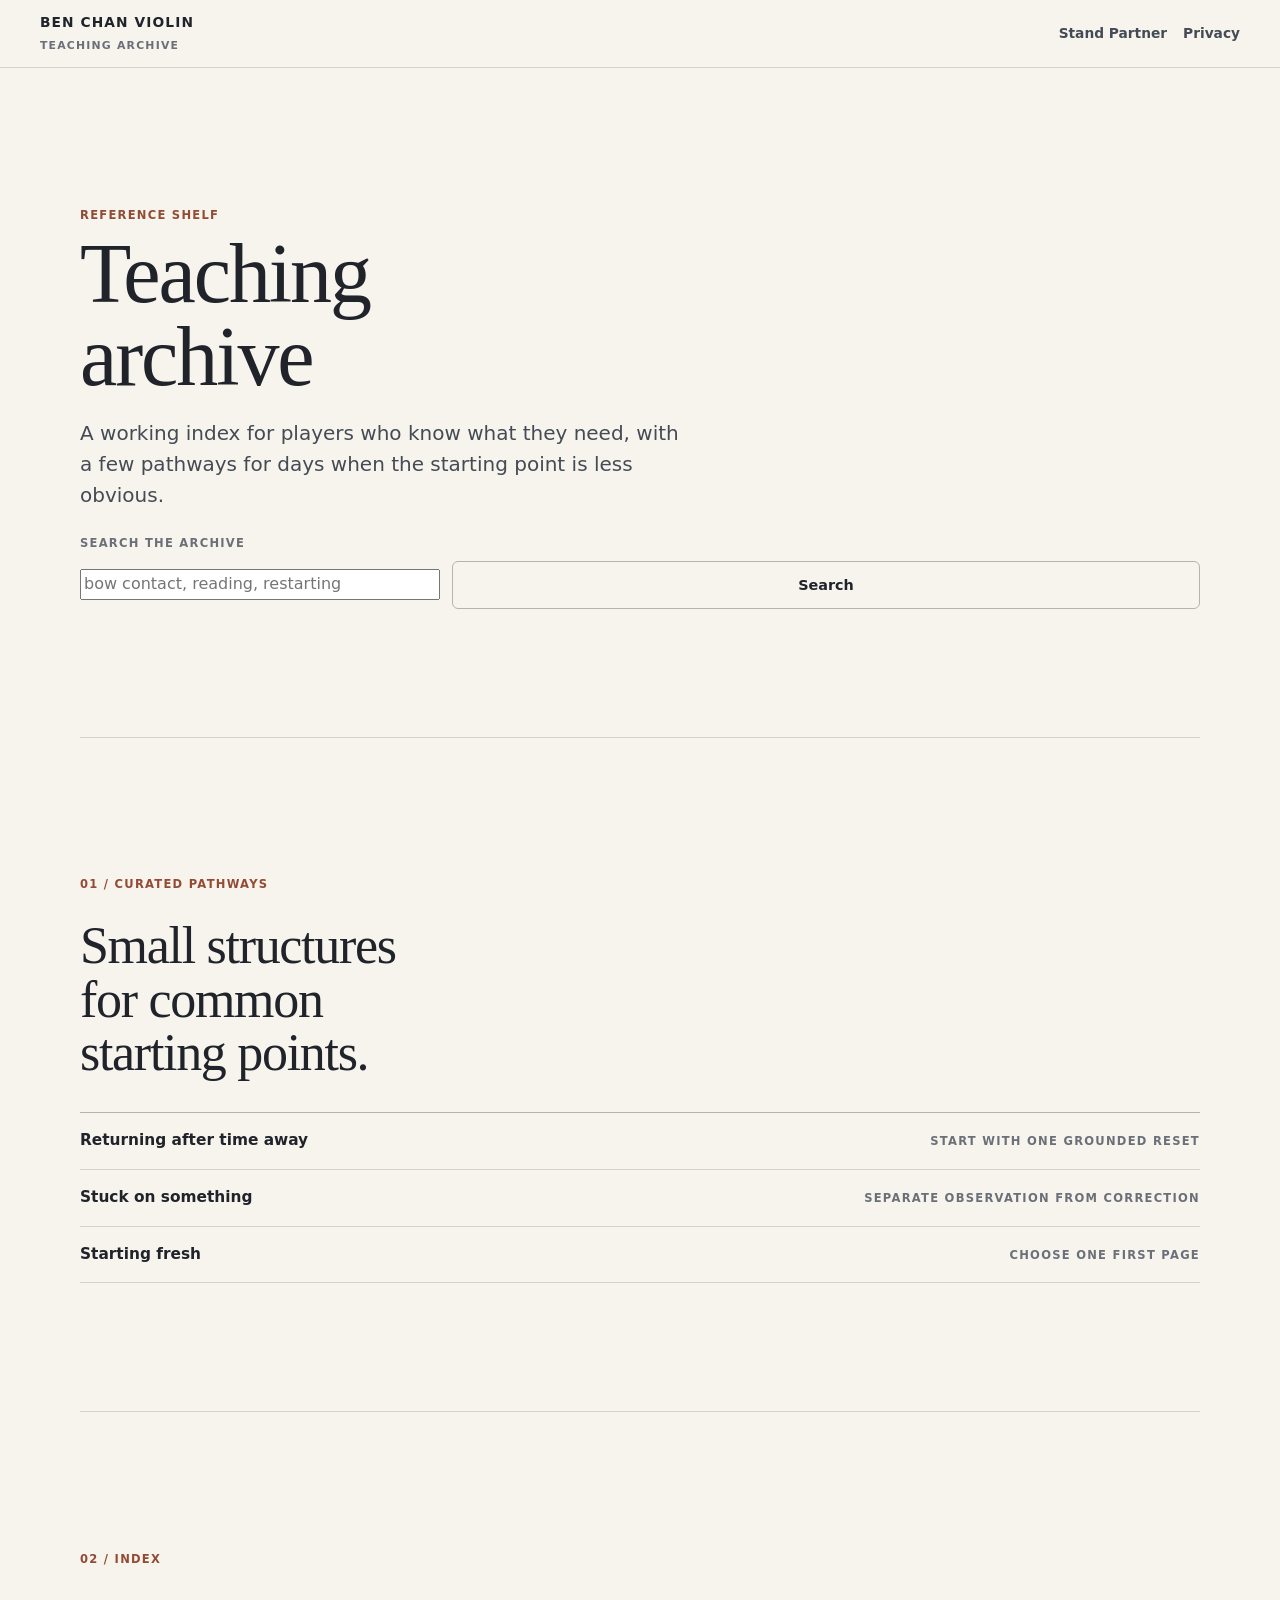
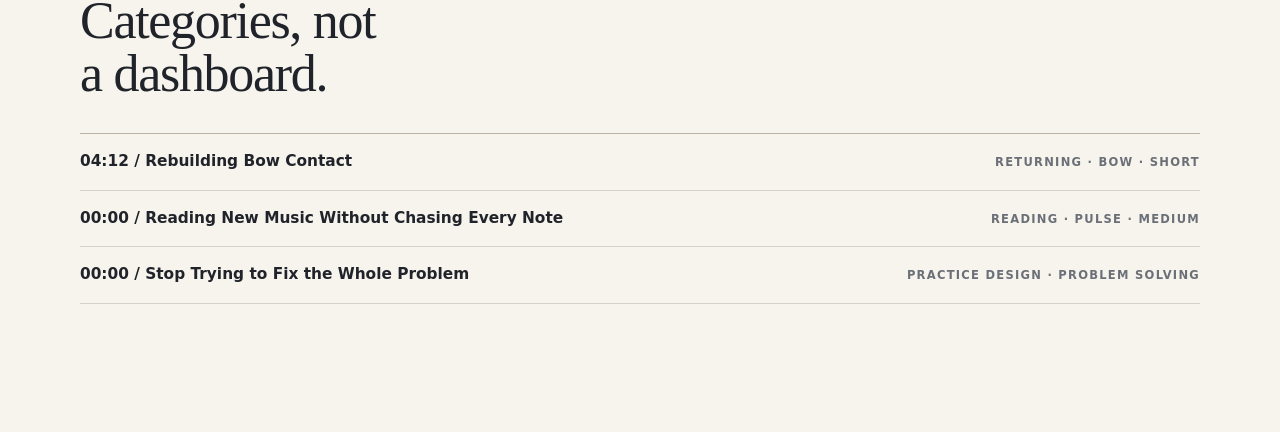
<file: archive.html>
<!doctype html>
<html lang="en">
<head>
  <meta charset="utf-8">
  <meta name="viewport" content="width=device-width,initial-scale=1">
  <meta name="description" content="Ben Chan Violin teaching archive index.">
  <title>Teaching Archive — Ben Chan Violin</title>
  <link rel="icon" href="data:,">
  <link rel="stylesheet" href="styles.css?v=58b32f8">
</head>
<body>
  <a class="skip" href="#main">Skip to archive</a>
  <header class="site-header">
    <a class="brand" href="./"><b>Ben Chan Violin</b><small>Teaching archive</small></a>
    <nav class="nav" aria-label="Primary"><a href="stand-partner.html">Stand Partner</a><a href="privacy.html">Privacy</a></nav>
  </header>
  <main id="main">
    <section class="section">
      <p class="kicker">Reference shelf</p>
      <h1>Teaching archive</h1>
      <p class="lede">A working index for players who know what they need, with a few pathways for days when the starting point is less obvious.</p>
      <form class="signup" action="#" method="get" role="search">
        <label for="q">Search the archive</label>
        <div><input id="q" name="q" type="search" placeholder="bow contact, reading, restarting"><button class="btn secondary" type="submit">Search</button></div>
      </form>
    </section>
    <section class="section archive-preview" aria-labelledby="pathways-title">
      <p class="section-number">01 / Curated pathways</p>
      <h2 id="pathways-title">Small structures for common starting points.</h2>
      <div class="index-list">
        <a href="stand-partner.html"><span>Returning after time away</span><small>start with one grounded reset</small></a>
        <a href="stand-partner.html"><span>Stuck on something</span><small>separate observation from correction</small></a>
        <a href="stand-partner.html"><span>Starting fresh</span><small>choose one first page</small></a>
      </div>
    </section>
    <section class="section archive-preview" aria-labelledby="index-title">
      <p class="section-number">02 / Index</p>
      <h2 id="index-title">Categories, not a dashboard.</h2>
      <div class="index-list">
        <a href="#"><span>04:12 / Rebuilding Bow Contact</span><small>returning · bow · short</small></a>
        <a href="#"><span>00:00 / Reading New Music Without Chasing Every Note</span><small>reading · pulse · medium</small></a>
        <a href="#"><span>00:00 / Stop Trying to Fix the Whole Problem</span><small>practice design · problem solving</small></a>
      </div>
    </section>
  </main>
</body>
</html>
</file>
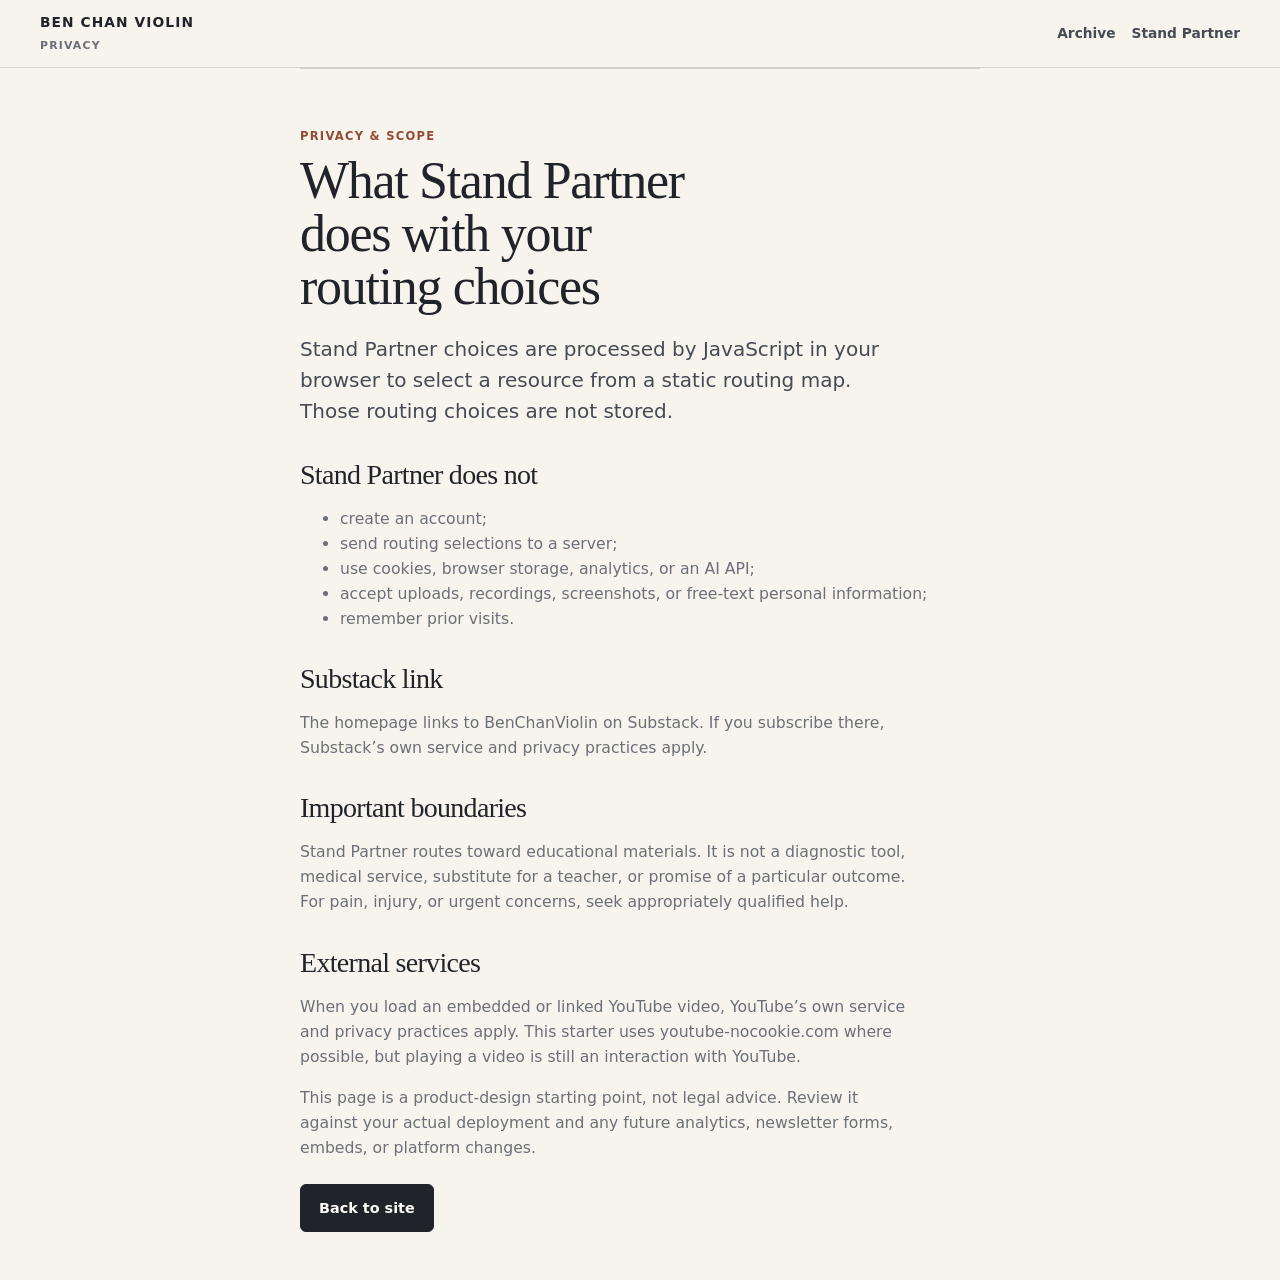
<file: privacy.html>
<!doctype html><html lang="en"><head><meta charset="utf-8"><meta name="viewport" content="width=device-width,initial-scale=1"><title>Privacy Policy — Ben Chan Violin</title><link rel="icon" href="data:,"><link rel="stylesheet" href="styles.css?v=58b32f8"></head><body class="text-page"><header class="site-header"><a class="brand" href="./"><b>Ben Chan Violin</b><small>Privacy</small></a><nav class="nav" aria-label="Primary"><a href="archive.html">Archive</a><a href="stand-partner.html">Stand Partner</a></nav></header><main><article class="card"><p class="eyebrow">Privacy & scope</p><h1 tabindex="-1">What Stand Partner does with your routing choices</h1><p class="lede">Stand Partner choices are processed by JavaScript in your browser to select a resource from a static routing map. Those routing choices are not stored.</p><h3>Stand Partner does not</h3><ul class="helper"><li>create an account;</li><li>send routing selections to a server;</li><li>use cookies, browser storage, analytics, or an AI API;</li><li>accept uploads, recordings, screenshots, or free-text personal information;</li><li>remember prior visits.</li></ul><h3>Substack link</h3><p class="helper">The homepage links to BenChanViolin on Substack. If you subscribe there, Substack’s own service and privacy practices apply.</p><h3>Important boundaries</h3><p class="helper">Stand Partner routes toward educational materials. It is not a diagnostic tool, medical service, substitute for a teacher, or promise of a particular outcome. For pain, injury, or urgent concerns, seek appropriately qualified help.</p><h3>External services</h3><p class="helper">When you load an embedded or linked YouTube video, YouTube’s own service and privacy practices apply. This starter uses youtube-nocookie.com where possible, but playing a video is still an interaction with YouTube.</p><p class="helper">This page is a product-design starting point, not legal advice. Review it against your actual deployment and any future analytics, newsletter forms, embeds, or platform changes.</p><div class="buttons"><a class="btn" href="./">Back to site</a></div></article></main></body></html>
</file>
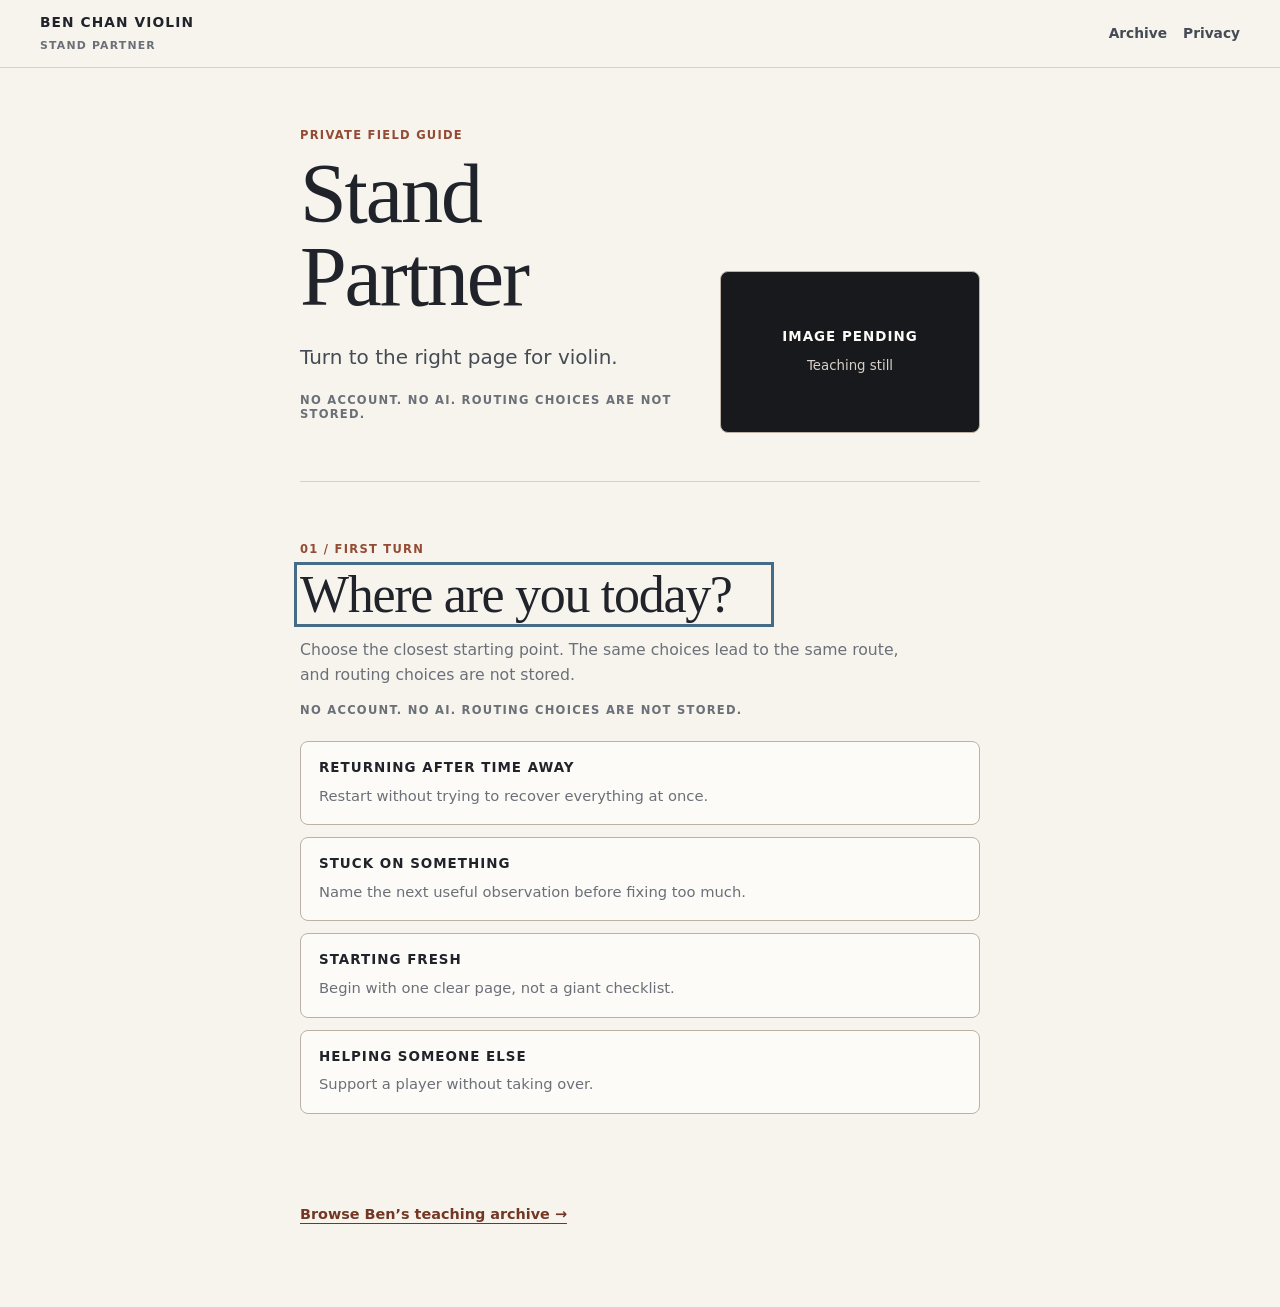
<file: stand-partner.html>
<!doctype html>
<html lang="en">
<head>
  <meta charset="utf-8">
  <meta name="viewport" content="width=device-width,initial-scale=1">
  <meta name="description" content="Stand Partner — a private, deterministic violin resource router.">
  <title>Stand Partner — Ben Chan Violin</title>
  <link rel="icon" href="data:,">
  <link rel="stylesheet" href="styles.css?v=58b32f8">
</head>
<body class="stand-page">
  <a class="skip" href="#app">Skip to Stand Partner</a>
  <header class="site-header">
    <a class="brand" href="./">
      <b>Ben Chan Violin</b>
      <small>Stand Partner</small>
    </a>
    <nav class="nav" aria-label="Primary">
      <a href="archive.html">Archive</a>
      <a href="privacy.html">Privacy</a>
    </nav>
  </header>
  <main>
    <section class="stand-intro" aria-labelledby="stand-page-title">
      <div>
        <p class="kicker">Private field guide</p>
        <h1 id="stand-page-title">Stand Partner</h1>
        <p class="lede">Turn to the right page for violin.</p>
        <p class="meta-line">No account. No AI. Routing choices are not stored.</p>
      </div>
      <figure class="media-slot compact">
        <!-- Replace with one restrained real Ben Chan teaching still. -->
        <div aria-hidden="true">
          <span>Image pending</span>
          <small>Teaching still</small>
        </div>
      </figure>
    </section>
    <section id="app" aria-live="polite"></section>
    <p class="archive-escape"><a class="text-link" href="archive.html">Browse Ben’s teaching archive →</a></p>
  </main>
  <script src="app.js"></script>
</body>
</html>
</file>
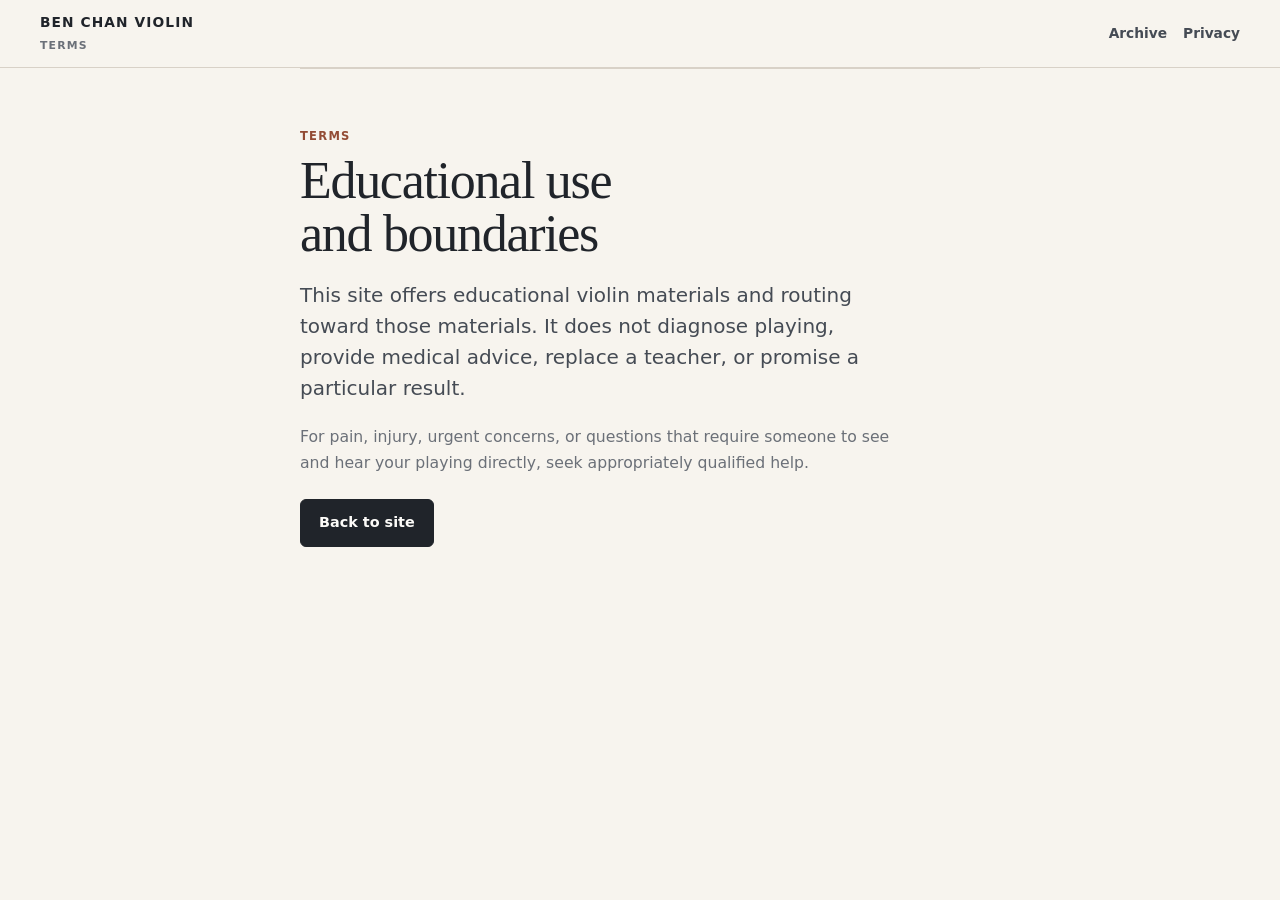
<file: terms.html>
<!doctype html>
<html lang="en">
<head>
  <meta charset="utf-8">
  <meta name="viewport" content="width=device-width,initial-scale=1">
  <title>Terms — Ben Chan Violin</title>
  <link rel="icon" href="data:,">
  <link rel="stylesheet" href="styles.css?v=58b32f8">
</head>
<body class="text-page">
  <header class="site-header">
    <a class="brand" href="./"><b>Ben Chan Violin</b><small>Terms</small></a>
    <nav class="nav" aria-label="Primary"><a href="archive.html">Archive</a><a href="privacy.html">Privacy</a></nav>
  </header>
  <main>
    <article class="card">
      <p class="eyebrow">Terms</p>
      <h1 tabindex="-1">Educational use and boundaries</h1>
      <p class="lede">This site offers educational violin materials and routing toward those materials. It does not diagnose playing, provide medical advice, replace a teacher, or promise a particular result.</p>
      <p class="helper">For pain, injury, urgent concerns, or questions that require someone to see and hear your playing directly, seek appropriately qualified help.</p>
      <div class="buttons"><a class="btn" href="./">Back to site</a></div>
    </article>
  </main>
</body>
</html>
</file>
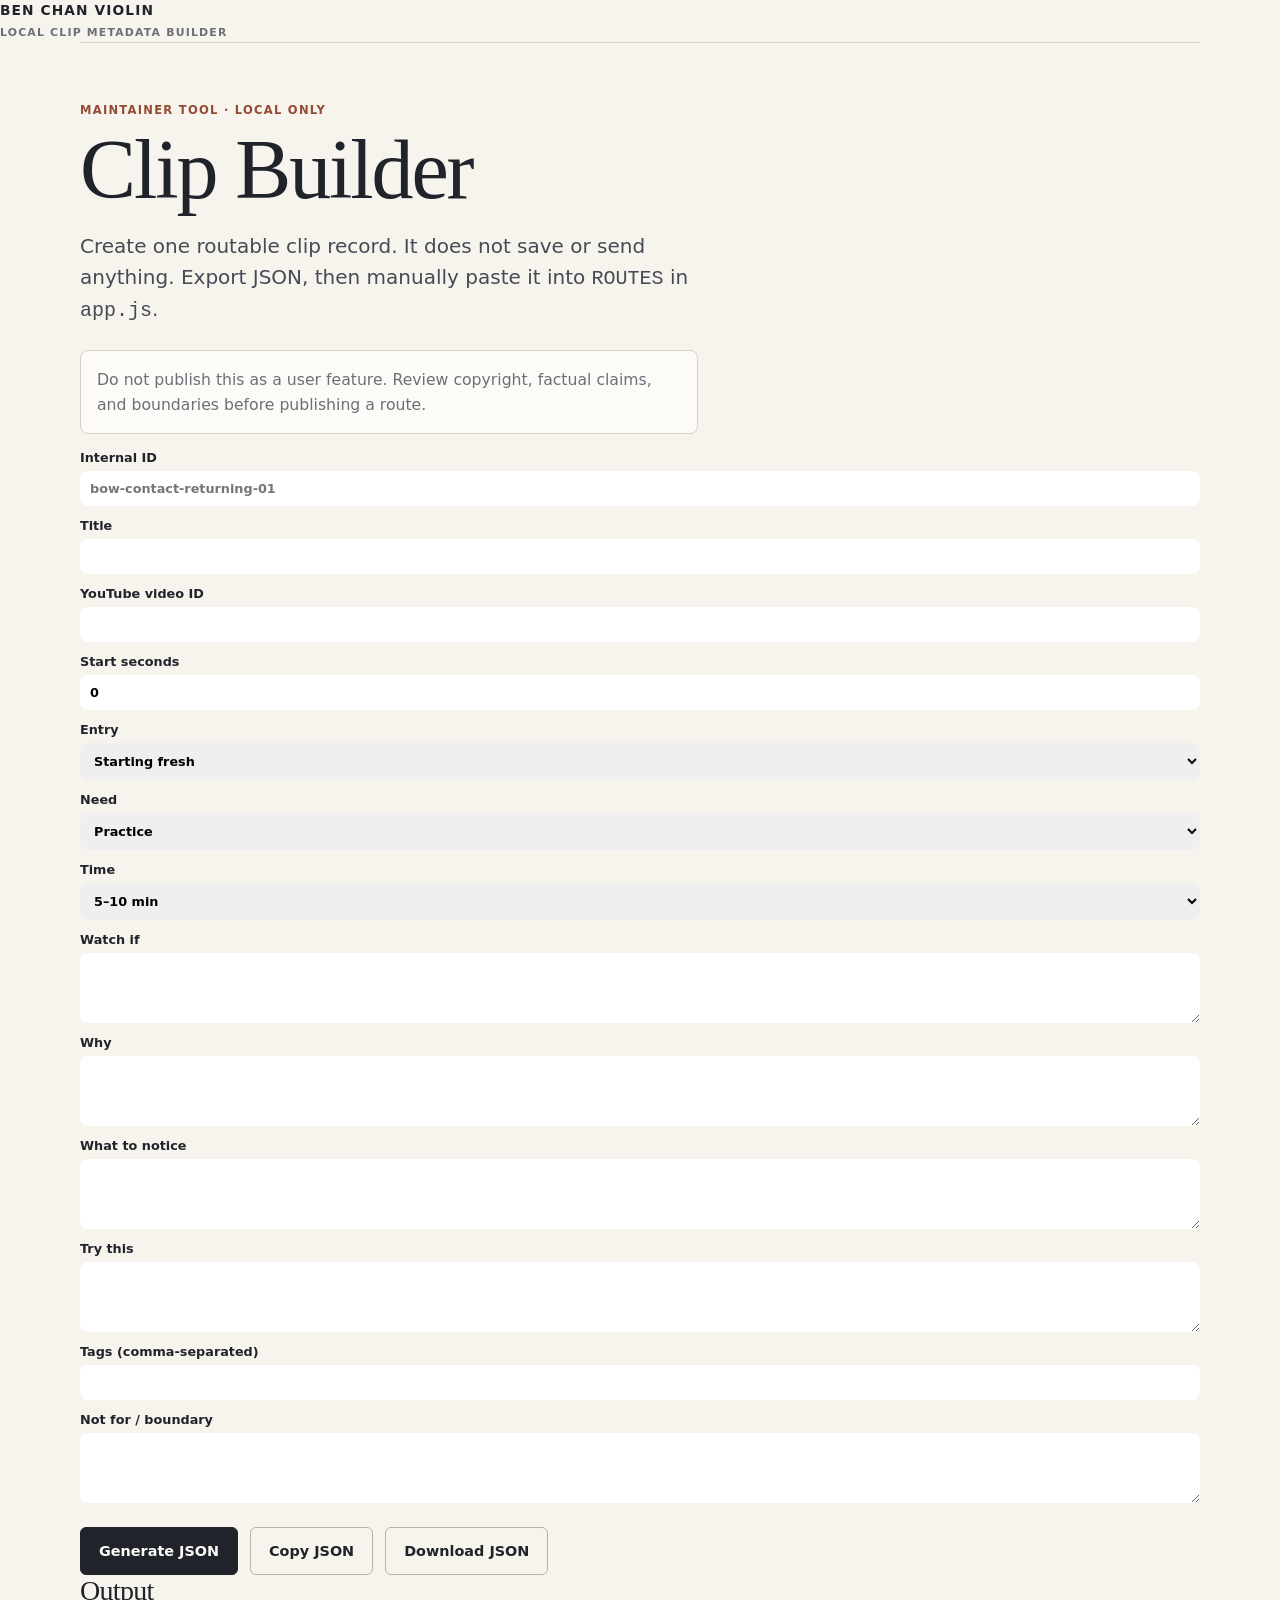
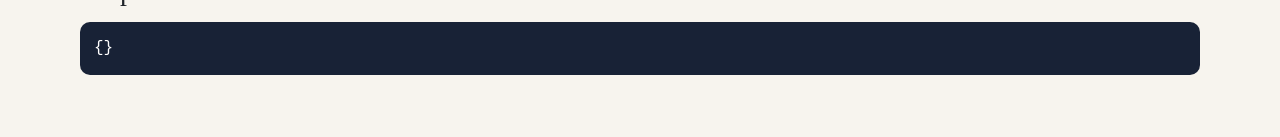
<file: tools/clip-builder.html>
<!doctype html><html lang="en"><head><meta charset="utf-8"><meta name="viewport" content="width=device-width,initial-scale=1"><title>Clip Builder</title><link rel="stylesheet" href="../styles.css?v=58b32f8"><style>label{display:grid;gap:6px;font:700 .8rem ui-sans-serif,system-ui,sans-serif;margin:12px 0}input,textarea,select{padding:10px;border:1px solid var(--line);border-radius:8px;font:inherit}textarea{min-height:70px}pre{white-space:pre-wrap;background:#182236;color:#fff;padding:14px;border-radius:10px;overflow:auto}</style></head><body><header><a class="brand" href="../"><b>Ben Chan Violin</b><small>Local clip metadata builder</small></a></header><main><article class="card"><p class="eyebrow">Maintainer tool · local only</p><h1 tabindex="-1">Clip Builder</h1><p class="lede">Create one routable clip record. It does not save or send anything. Export JSON, then manually paste it into <code>ROUTES</code> in <code>app.js</code>.</p><p class="notice">Do not publish this as a user feature. Review copyright, factual claims, and boundaries before publishing a route.</p><form id="f"><label>Internal ID<input name="id" required placeholder="bow-contact-returning-01"></label><label>Title<input name="title" required></label><label>YouTube video ID<input name="videoId" required></label><label>Start seconds<input name="start" type="number" min="0" value="0"></label><label>Entry<select name="entry"><option value="starting">Starting fresh</option><option value="returning">Returning</option><option value="stuck">Stuck</option><option value="helper">Helping someone</option><option value="exploring">Exploring</option></select></label><label>Need<select name="need"><option value="practice">Practice</option><option value="restart">Restart</option><option value="problem">Problem</option><option value="reading">Reading</option><option value="understand">Understand</option><option value="help">Help</option></select></label><label>Time<select name="time"><option value="short">5–10 min</option><option value="medium">15–30 min</option><option value="long">Longer</option><option value="any">Any</option></select></label><label>Watch if<textarea name="watchIf" required></textarea></label><label>Why<textarea name="why" required></textarea></label><label>What to notice<textarea name="notice" required></textarea></label><label>Try this<textarea name="tryThis" required></textarea></label><label>Tags (comma-separated)<input name="tags"></label><label>Not for / boundary<textarea name="notFor" required></textarea></label></form><div class="buttons"><button class="btn" id="gen">Generate JSON</button><button class="btn secondary" id="copy">Copy JSON</button><button class="btn subtle" id="dl">Download JSON</button></div><h3>Output</h3><pre id="out">{}</pre></article></main><script>const f=document.querySelector('#f'),o=document.querySelector('#out');let x={};function b(){x=Object.fromEntries(new FormData(f));x.start=Number(x.start||0);x.tags=x.tags.split(',').map(v=>v.trim()).filter(Boolean);o.textContent=JSON.stringify(x,null,2)}gen.onclick=b;copy.onclick=async()=>{b();await navigator.clipboard.writeText(JSON.stringify(x,null,2))};dl.onclick=()=>{b();let a=document.createElement('a');a.href=URL.createObjectURL(new Blob([JSON.stringify(x,null,2)],{type:'application/json'}));a.download=(x.id||'clip')+'.json';a.click()}</script></body></html>
</file>
<file: styles.css>
:root {
  /* Core material */
  --paper: #F7F4EE;
  --paper-raised: #FCFBF8;
  --paper-muted: #EEE9E0;

  /* Ink */
  --ink: #20242A;
  --ink-soft: #454B54;
  --muted: #6B7078;

  /* Lines */
  --rule: #D8D1C7;
  --rule-strong: #BBB2A5;

  /* Single accent */
  --rust: #934B34;
  --rust-dark: #733724;
  --rust-wash: #F4E7E1;

  /* Supporting state colors */
  --focus-ring: #456B86;
  --focus-wash: #E8F1F5;
  --success: #2D654D;

  /* Typography */
  --font-display: Georgia, "Times New Roman", serif;
  --font-ui: Inter, ui-sans-serif, system-ui, -apple-system,
    BlinkMacSystemFont, "Segoe UI", sans-serif;

  /* Layout */
  --page-max: 1120px;
  --reading-max: 680px;
  --mobile-gutter: 20px;
  --desktop-gutter: 40px;

  /* Spacing scale */
  --space-1: 4px;
  --space-2: 8px;
  --space-3: 12px;
  --space-4: 16px;
  --space-5: 24px;
  --space-6: 32px;
  --space-7: 48px;
  --space-8: 64px;
  --space-9: 96px;
  --space-10: 128px;

  /* Shape */
  --radius-tight: 4px;
  --radius-control: 6px;
  --radius-panel: 8px;

  /* Motion */
  --ease-standard: cubic-bezier(0.2, 0.65, 0.3, 1);
  --transition-fast: 140ms var(--ease-standard);
}

* {
  box-sizing: border-box;
}

html {
  background: var(--paper);
  color: var(--ink);
  scroll-behavior: smooth;
}

body {
  margin: 0;
  min-width: 320px;
  background: var(--paper);
  color: var(--ink);
  font-family: var(--font-ui);
  font-size: 16px;
  line-height: 1.55;
  text-rendering: optimizeLegibility;
}

img,
video,
iframe {
  display: block;
  max-width: 100%;
}

a {
  color: inherit;
  text-decoration-thickness: 1px;
  text-underline-offset: 3px;
}

a:hover {
  color: var(--rust-dark);
}

button,
input {
  font: inherit;
}

button,
a,
input,
summary {
  touch-action: manipulation;
}

:focus-visible {
  outline: 3px solid var(--focus-ring);
  outline-offset: 3px;
}

h1,
h2,
h3,
.display-text {
  font-family: var(--font-display);
  color: var(--ink);
  font-weight: 500;
  letter-spacing: -0.025em;
  text-wrap: balance;
}

h1 {
  font-size: clamp(2.5rem, 8vw, 5.25rem);
  line-height: 0.98;
  max-width: 12ch;
  margin: 0;
}

h2 {
  font-size: clamp(1.9rem, 5vw, 3.25rem);
  line-height: 1.03;
  max-width: 18ch;
  margin: 0;
}

h3 {
  font-size: clamp(1.3rem, 3vw, 1.75rem);
  line-height: 1.12;
  margin: 0;
}

p {
  max-width: 62ch;
}

.lede {
  color: var(--ink-soft);
  font-size: clamp(1.0625rem, 2.5vw, 1.25rem);
  line-height: 1.55;
  max-width: 48ch;
}

.eyebrow,
.section-number,
.timestamp,
.meta-label,
.nav-label,
.kicker,
.step,
.meta-line,
.fine-print,
figcaption,
.tag {
  font-family: var(--font-ui);
  font-size: 0.72rem;
  font-weight: 700;
  letter-spacing: 0.11em;
  line-height: 1.25;
  text-transform: uppercase;
}

.eyebrow,
.section-number,
.kicker {
  color: var(--rust);
}

.meta-label,
.timestamp,
.nav-label,
.step,
.meta-line,
.fine-print,
figcaption,
.tag {
  color: var(--muted);
}

.page-shell,
main,
.site-footer {
  width: min(100% - (var(--mobile-gutter) * 2), var(--page-max));
  margin-inline: auto;
}

.reading-shell,
.stand-page main {
  width: min(100% - (var(--mobile-gutter) * 2), var(--reading-max));
  margin-inline: auto;
}

.text-page main {
  width: min(100% - (var(--mobile-gutter) * 2), var(--reading-max));
  margin-inline: auto;
}

.text-page h1 {
  font-size: clamp(2rem, 6vw, 3.25rem);
  line-height: 1.02;
  max-width: 15ch;
}

.text-page h3 {
  margin-top: var(--space-6);
}

.section {
  padding-block: var(--space-9);
  border-top: 1px solid var(--rule);
}

.section:first-child {
  border-top: 0;
}

.site-header {
  position: sticky;
  top: 0;
  z-index: 20;
  background: color-mix(in srgb, var(--paper) 94%, transparent);
  border-bottom: 1px solid var(--rule);
  backdrop-filter: blur(10px);
  min-height: 68px;
  display: flex;
  align-items: center;
  justify-content: space-between;
  gap: var(--space-4);
  padding-inline: var(--mobile-gutter);
}

.site-header__inner {
  width: min(100% - (var(--mobile-gutter) * 2), var(--page-max));
  min-height: 68px;
  margin-inline: auto;
  display: flex;
  align-items: center;
  justify-content: space-between;
  gap: var(--space-4);
}

.wordmark,
.brand {
  color: var(--ink);
  font-family: var(--font-ui);
  font-size: 0.86rem;
  font-weight: 750;
  letter-spacing: 0.08em;
  text-decoration: none;
  text-transform: uppercase;
}

.brand b,
.brand small {
  display: block;
}

.brand b {
  font: inherit;
}

.brand small {
  margin-top: var(--space-1);
  color: var(--muted);
  font-size: 0.68rem;
  font-weight: 700;
  letter-spacing: 0.11em;
}

.nav {
  display: flex;
  align-items: center;
  justify-content: flex-end;
  gap: var(--space-4);
}

.header-link,
.nav a,
.menu summary {
  color: var(--ink-soft);
  font-size: 0.86rem;
  font-weight: 650;
  text-decoration: none;
}

.nav a,
.menu summary {
  min-height: 44px;
  display: inline-flex;
  align-items: center;
}

.menu {
  position: relative;
}

.menu summary {
  list-style: none;
  cursor: pointer;
}

.menu summary::-webkit-details-marker {
  display: none;
}

.menu div {
  position: absolute;
  right: 0;
  top: 100%;
  z-index: 25;
  min-width: 190px;
  padding: var(--space-2);
  border: 1px solid var(--rule-strong);
  border-radius: var(--radius-control);
  background: var(--paper-raised);
}

.menu:not([open]) div {
  display: none;
}

.menu div a {
  display: flex;
  min-height: 40px;
  padding-inline: var(--space-2);
}

.menu-button {
  min-width: 44px;
  min-height: 44px;
  padding: 0;
  border: 0;
  background: transparent;
  color: var(--ink);
}

.button,
.btn {
  min-height: 48px;
  display: inline-flex;
  align-items: center;
  justify-content: center;
  gap: var(--space-2);
  padding: 0 18px;
  border: 1px solid var(--ink);
  border-radius: var(--radius-control);
  background: var(--ink);
  color: var(--paper-raised);
  cursor: pointer;
  font-family: var(--font-ui);
  font-size: 0.9rem;
  font-weight: 700;
  line-height: 1;
  text-decoration: none;
  transition:
    background var(--transition-fast),
    border-color var(--transition-fast),
    color var(--transition-fast),
    transform var(--transition-fast);
}

.button:hover,
.btn:hover {
  background: #30363D;
  border-color: #30363D;
  color: var(--paper-raised);
  transform: translateY(-1px);
}

.button--secondary,
.btn.secondary,
.btn.subtle {
  background: transparent;
  color: var(--ink);
  border-color: var(--rule-strong);
}

.button--secondary:hover,
.btn.secondary:hover,
.btn.subtle:hover {
  background: var(--paper-muted);
  border-color: var(--ink);
}

.button--text,
.text-link {
  min-height: auto;
  padding: 0;
  border: 0;
  border-radius: 0;
  background: transparent;
  color: var(--rust-dark);
  font-family: var(--font-ui);
  font-size: 0.9rem;
  font-weight: 700;
  line-height: 1.3;
  text-decoration: underline;
  text-underline-offset: 4px;
}

.button--text:hover,
.text-link:hover {
  background: transparent;
  color: var(--rust);
  transform: none;
}

.choice-card,
.choice {
  width: 100%;
  display: block;
  padding: 18px;
  border: 1px solid var(--rule-strong);
  border-radius: var(--radius-panel);
  background: var(--paper-raised);
  color: var(--ink);
  cursor: pointer;
  text-align: left;
  transition:
    border-color var(--transition-fast),
    background var(--transition-fast),
    transform var(--transition-fast);
}

.choice-card:hover,
.choice:hover {
  border-color: var(--rust);
  background: #FFF9F6;
  transform: translateY(-1px);
}

.choice-card[aria-pressed="true"],
.choice-card.is-selected,
.choice.is-selected {
  border-color: var(--rust);
  background: var(--rust-wash);
  box-shadow: inset 4px 0 0 var(--rust);
}

.choice-card__title,
.choice b {
  display: block;
  font-family: var(--font-ui);
  font-size: 0.84rem;
  font-weight: 750;
  letter-spacing: 0.075em;
  line-height: 1.25;
  text-transform: uppercase;
}

.choice-card__description,
.choice small {
  display: block;
  margin-top: var(--space-2);
  color: var(--muted);
  font-family: var(--font-ui);
  font-size: 0.92rem;
  font-weight: 450;
  line-height: 1.45;
}

.rule {
  width: 100%;
  height: 1px;
  margin-block: var(--space-6);
  background: var(--rule);
}

.session-marker,
.step {
  display: flex;
  align-items: center;
  gap: var(--space-2);
  color: var(--muted);
  font-size: 0.72rem;
  font-weight: 700;
  letter-spacing: 0.11em;
  text-transform: uppercase;
}

.session-marker::before,
.step::before {
  width: 28px;
  height: 1px;
  background: var(--rust);
  content: "";
}

.timestamp {
  color: var(--rust);
}

.margin-note,
.note {
  max-width: 46ch;
  margin-top: var(--space-5);
  padding: var(--space-4);
  border-left: 3px solid var(--rust);
  background: var(--rust-wash);
  color: var(--ink-soft);
  font-size: 0.94rem;
  line-height: 1.5;
}

.media-frame,
.video,
.media-slot div {
  overflow: hidden;
  border: 1px solid var(--rule-strong);
  border-radius: var(--radius-panel);
  background: #17191C;
}

.media-frame img,
.media-frame iframe,
.video iframe {
  width: 100%;
  aspect-ratio: 16 / 9;
  object-fit: cover;
}

.clip-label {
  display: flex;
  align-items: baseline;
  gap: var(--space-2);
  margin-bottom: var(--space-3);
}

.clip-label__timestamp {
  color: var(--rust);
  font-family: var(--font-ui);
  font-size: 0.75rem;
  font-weight: 750;
  letter-spacing: 0.1em;
}

.clip-label__title {
  color: var(--ink);
  font-family: var(--font-ui);
  font-size: 0.9rem;
  font-weight: 700;
}

input[type="email"] {
  width: 100%;
  min-height: 48px;
  padding: 0 14px;
  border: 1px solid var(--rule-strong);
  border-radius: var(--radius-control);
  background: var(--paper-raised);
  color: var(--ink);
  font-family: var(--font-ui);
  font-size: 1rem;
}

input[type="email"]::placeholder {
  color: var(--muted);
}

input[type="email"]:focus {
  border-color: var(--focus-ring);
  outline: 3px solid color-mix(in srgb, var(--focus-ring) 20%, transparent);
  outline-offset: 0;
}

.newsletter-note,
.fine-print {
  margin-top: var(--space-3);
  color: var(--muted);
  font-size: 0.78rem;
  line-height: 1.45;
  text-transform: none;
  letter-spacing: 0;
}

.skip {
  position: fixed;
  top: -6rem;
  left: var(--mobile-gutter);
  z-index: 40;
  padding: var(--space-2) var(--space-3);
  background: var(--ink);
  color: var(--paper-raised);
}

.skip:focus {
  top: var(--space-4);
}

.hero {
  display: grid;
  gap: var(--space-7);
}

.home-page .site-header {
  position: static;
  min-height: 56px;
}

.home-page main,
.home-page .site-footer {
  width: min(100% - (var(--mobile-gutter) * 2), var(--reading-max));
}

.home-page .section {
  padding-block: var(--space-5) var(--space-6);
}

.home-page .hero {
  gap: var(--space-5);
}

.home-page h1 {
  font-size: clamp(2.25rem, 10vw, 3.5rem);
}

.home-page .actions {
  margin-top: var(--space-4);
}

.home-page .note {
  margin-top: var(--space-4);
}

.home-page .site-footer {
  padding-block: var(--space-6) var(--space-7);
}

.home-page .site-footer h2 {
  font-family: var(--font-ui);
  font-size: 0.72rem;
  font-weight: 700;
  letter-spacing: 0.11em;
  line-height: 1.25;
  text-transform: uppercase;
  color: var(--rust);
}

.hero .lede,
.stand-intro .lede {
  margin-top: var(--space-5);
}

.actions,
.buttons {
  display: flex;
  flex-wrap: wrap;
  align-items: center;
  gap: var(--space-3);
  margin-top: var(--space-5);
}

.media-slot {
  margin: 0;
}

.media-slot div {
  aspect-ratio: 4 / 3;
  display: grid;
  place-content: center;
  text-align: center;
  color: var(--paper-raised);
}

.media-slot img {
  width: 100%;
  aspect-ratio: 4 / 3;
  object-fit: cover;
  border: 1px solid var(--rule-strong);
  border-radius: var(--radius-panel);
}

.image-carousel {
  position: relative;
  aspect-ratio: 4 / 3;
  overflow: hidden;
  border: 1px solid var(--rule-strong);
  border-radius: var(--radius-panel);
  background: #17191C;
}

.image-carousel img {
  position: absolute;
  inset: 0;
  width: 100%;
  height: 100%;
  border: 0;
  border-radius: 0;
  object-fit: cover;
  opacity: 0;
  animation: carousel-fade 9s var(--ease-standard) infinite;
}

.image-carousel img:nth-child(2) {
  animation-delay: 3s;
}

.image-carousel img:nth-child(3) {
  animation-delay: 6s;
}

@keyframes carousel-fade {
  0%,
  5% {
    opacity: 0;
  }

  11%,
  33% {
    opacity: 1;
  }

  39%,
  100% {
    opacity: 0;
  }
}

.media-slot span {
  display: block;
  font-family: var(--font-ui);
  font-size: 0.84rem;
  font-weight: 750;
  letter-spacing: 0.075em;
  text-transform: uppercase;
}

.media-slot small {
  display: block;
  margin-top: var(--space-2);
  color: var(--rule);
}

.media-slot figcaption {
  margin-top: var(--space-3);
  width: 100%;
  max-width: none;
  color: var(--muted);
  text-align: center;
  text-transform: none;
  letter-spacing: 0;
  font-weight: 500;
}

.media-slot.compact div {
  aspect-ratio: 16 / 10;
}

.archive-preview,
.credibility,
.stand-callout {
  display: grid;
  gap: var(--space-4);
}

.stand-callout {
  background: var(--paper-raised);
  margin-inline: calc(var(--mobile-gutter) * -1);
  padding-inline: var(--mobile-gutter);
}

.copy,
.helper,
.panel,
.notice {
  color: var(--muted);
  font-size: 0.98rem;
  line-height: 1.6;
}

.index-list {
  display: grid;
  margin-top: var(--space-4);
  border-top: 1px solid var(--rule-strong);
}

.index-list a {
  display: grid;
  gap: var(--space-1);
  padding-block: var(--space-4);
  border-bottom: 1px solid var(--rule);
  text-decoration: none;
}

.index-list span {
  color: var(--ink);
  font-family: var(--font-ui);
  font-size: 0.96rem;
  font-weight: 750;
}

.index-list small {
  color: var(--muted);
  font-family: var(--font-ui);
  font-size: 0.72rem;
  font-weight: 700;
  letter-spacing: 0.11em;
  text-transform: uppercase;
}

.site-footer {
  padding-block: var(--space-8);
  border-top: 1px solid var(--rule);
}

.signup {
  margin-top: var(--space-5);
}

.signup label {
  display: block;
  margin-bottom: var(--space-2);
  color: var(--muted);
  font-family: var(--font-ui);
  font-size: 0.72rem;
  font-weight: 700;
  letter-spacing: 0.11em;
  text-transform: uppercase;
}

.signup div {
  display: grid;
  gap: var(--space-3);
}

.footer-links {
  display: flex;
  flex-wrap: wrap;
  gap: var(--space-4);
  margin-top: var(--space-6);
}

.footer-cta {
  width: 100%;
  max-width: 390px;
}

.footer-links a {
  min-height: 44px;
  display: inline-flex;
  align-items: center;
  color: var(--ink-soft);
  font-size: 0.86rem;
  font-weight: 650;
  text-decoration: none;
}

.stand-intro,
.card {
  padding-block: var(--space-7);
  border-top: 1px solid var(--rule);
}

.stand-intro:first-child {
  border-top: 0;
}

.stand-intro {
  display: grid;
  gap: var(--space-6);
}

.stand-intro h1 {
  max-width: none;
}

.archive-escape {
  padding-block: var(--space-5) var(--space-8);
}

.choices {
  display: grid;
  gap: var(--space-3);
  margin-top: var(--space-5);
}

.bar {
  display: none;
}

.tags {
  display: flex;
  flex-wrap: wrap;
  gap: var(--space-2);
  margin-top: var(--space-4);
}

.tag {
  padding-block: var(--space-1);
  border-top: 1px solid var(--rule);
  border-bottom: 1px solid var(--rule);
  text-transform: none;
  letter-spacing: 0.02em;
}

.panel {
  margin-top: var(--space-5);
  padding-top: var(--space-4);
  border-top: 1px solid var(--rule-strong);
}

.panel b {
  display: block;
  margin-bottom: var(--space-2);
  color: var(--ink);
  font-family: var(--font-ui);
  font-size: 0.72rem;
  font-weight: 700;
  letter-spacing: 0.11em;
  text-transform: uppercase;
}

.notice {
  margin-top: var(--space-5);
  padding: var(--space-4);
  border: 1px solid var(--rule);
  border-radius: var(--radius-panel);
  background: var(--paper-raised);
}

.video {
  margin-top: var(--space-5);
}

dialog {
  max-width: 560px;
  padding: var(--space-5);
  border: 1px solid var(--rule-strong);
  border-radius: var(--radius-panel);
  background: var(--paper-raised);
  color: var(--ink);
}

.close {
  float: right;
  min-width: 44px;
  min-height: 44px;
  border: 0;
  background: transparent;
  cursor: pointer;
  font-size: 1.6rem;
}

@media (min-width: 768px) {
  .page-shell,
  main,
  .site-footer {
    width: min(100% - (var(--desktop-gutter) * 2), var(--page-max));
  }

  .reading-shell,
  .stand-page main,
  .text-page main {
    width: min(100% - (var(--desktop-gutter) * 2), var(--reading-max));
  }

  .site-header {
    padding-inline: var(--desktop-gutter);
  }

  .section {
    padding-block: var(--space-10);
  }

  .hero {
    grid-template-columns: minmax(0, 1.1fr) minmax(260px, 0.65fr);
    align-items: end;
  }

  .stand-callout {
    margin-inline: calc(var(--desktop-gutter) * -1);
    padding-inline: var(--desktop-gutter);
  }

  .stand-intro {
    grid-template-columns: minmax(0, 1fr) 260px;
    align-items: end;
  }

  .signup div {
    grid-template-columns: minmax(220px, 360px) auto;
    align-items: center;
  }

  .index-list a {
    grid-template-columns: 1fr auto;
    align-items: baseline;
  }
}

@media (max-width: 430px) {
  .site-header {
    align-items: flex-start;
  }

  .nav {
    gap: var(--space-3);
  }

  .actions,
  .buttons {
    display: grid;
  }

  .btn,
  .button,
  .text-link,
  .button--text {
    width: 100%;
  }
}

@media (prefers-reduced-motion: reduce) {
  *,
  *::before,
  *::after {
    animation-duration: 0.01ms !important;
    animation-iteration-count: 1 !important;
    scroll-behavior: auto !important;
    transition-duration: 0.01ms !important;
  }

  .image-carousel img {
    animation: none !important;
    opacity: 0;
  }

  .image-carousel img:first-child {
    opacity: 1;
  }
}
</file>
